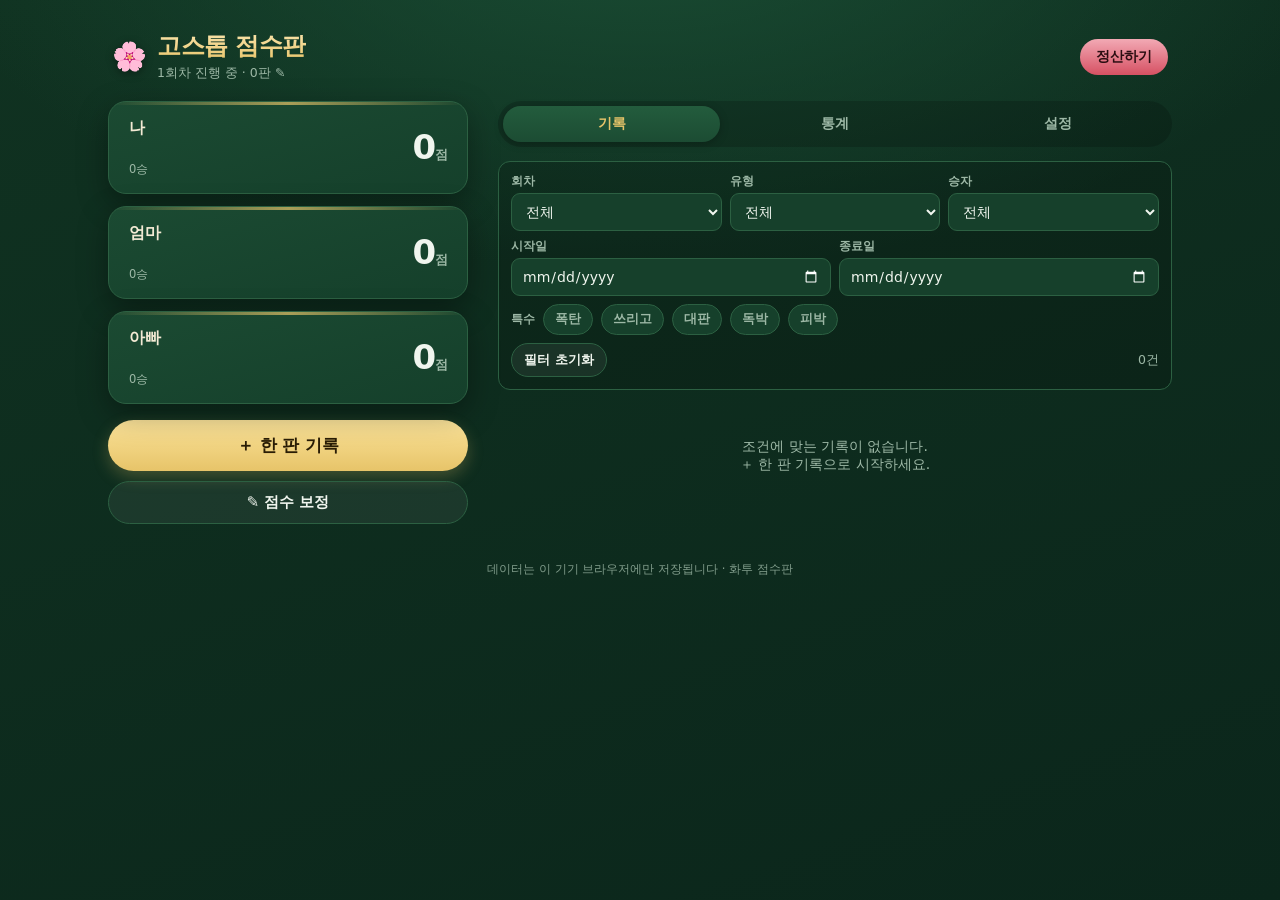
<file: index.html>
<!DOCTYPE html>
<html lang="ko">
<head>
  <meta charset="UTF-8" />
  <meta name="viewport" content="width=device-width, initial-scale=1.0, maximum-scale=1.0, user-scalable=no" />
  <meta name="theme-color" content="#0e2b1f" />
  <title>고스톱 점수판</title>
  <link rel="icon" href="data:image/svg+xml,%3Csvg xmlns='http://www.w3.org/2000/svg' viewBox='0 0 100 100'%3E%3Ctext y='.9em' font-size='90'%3E%F0%9F%8C%B8%3C/text%3E%3C/svg%3E" />
  <!-- PWA: 설치형 웹앱 + 오프라인 -->
  <link rel="manifest" href="manifest.webmanifest" />
  <meta name="mobile-web-app-capable" content="yes" />
  <meta name="apple-mobile-web-app-capable" content="yes" />
  <meta name="apple-mobile-web-app-status-bar-style" content="black-translucent" />
  <meta name="apple-mobile-web-app-title" content="고스톱 점수판" />
  <link rel="apple-touch-icon" href="icons/apple-touch-icon.png" />
  <link rel="stylesheet" href="css/styles.css" />
</head>
<body>
  <div class="app">
    <!-- 헤더 -->
    <header class="app-header">
      <div class="brand">
        <span class="brand-mark" aria-hidden="true">🌸</span>
        <div class="brand-text">
          <h1>고스톱 점수판</h1>
          <p class="period-indicator" id="periodIndicator" role="button" tabindex="0" title="회차·판 번호 조정">현재 회차</p>
        </div>
      </div>
      <button class="btn btn-settle" id="btnSettle" type="button">정산하기</button>
    </header>

    <main class="content">
      <div class="side-col">
      <!-- 누적 점수판 -->
      <section class="standings" id="standings" aria-label="현재 누적 점수"></section>

      <!-- 주요 액션 -->
      <div class="primary-actions">
        <button class="btn btn-primary btn-add" id="btnAddGame" type="button">＋ 한 판 기록</button>
        <button class="btn btn-ghost" id="btnAddCorrection" type="button">✎ 점수 보정</button>
      </div>
      </div><!-- /side-col -->

      <div class="main-col">
      <!-- 탭 -->
      <nav class="tabs" id="tabs" role="tablist">
        <button class="tab is-active" data-tab="history" role="tab" type="button">기록</button>
        <button class="tab" data-tab="stats" role="tab" type="button">통계</button>
        <button class="tab" data-tab="settings" role="tab" type="button">설정</button>
      </nav>

      <!-- 기록 탭 -->
      <section class="tab-panel" id="panel-history" role="tabpanel">
        <div class="filter-bar" id="filterBar">
          <div class="filter-row">
            <label class="field">
              <span class="field-label">회차</span>
              <select id="fPeriod"></select>
            </label>
            <label class="field">
              <span class="field-label">유형</span>
              <select id="fType">
                <option value="">전체</option>
                <option value="game">게임</option>
                <option value="correction">보정</option>
                <option value="settlement">정산</option>
              </select>
            </label>
            <label class="field">
              <span class="field-label">승자</span>
              <select id="fWinner">
                <option value="">전체</option>
                <option value="me">나</option>
                <option value="mom">엄마</option>
                <option value="dad">아빠</option>
              </select>
            </label>
          </div>
          <div class="filter-row filter-dates">
            <label class="field">
              <span class="field-label">시작일</span>
              <input type="date" id="fFrom" />
            </label>
            <label class="field">
              <span class="field-label">종료일</span>
              <input type="date" id="fTo" />
            </label>
          </div>
          <div class="filter-row chips-row" id="fSpecials">
            <span class="field-label">특수</span>
            <button class="chip chip-sm" data-special="bomb" type="button">폭탄</button>
            <button class="chip chip-sm" data-special="threeGo" type="button">쓰리고</button>
            <button class="chip chip-sm" data-special="daepan" type="button">대판</button>
            <button class="chip chip-sm" data-special="dokbak" type="button">독박</button>
            <button class="chip chip-sm" data-special="pibak" type="button">피박</button>
          </div>
          <div class="filter-row">
            <button class="btn btn-ghost btn-sm" id="btnClearFilter" type="button">필터 초기화</button>
            <span class="filter-count" id="filterCount"></span>
          </div>
        </div>
        <ul class="record-list" id="recordList"></ul>
      </section>

      <!-- 통계 탭 -->
      <section class="tab-panel hidden" id="panel-stats" role="tabpanel">
        <div class="scope-toggle" id="statScope">
          <button class="seg is-active" data-scope="current" type="button">현재 회차</button>
          <button class="seg" data-scope="all" type="button">통산 전체</button>
          <button class="seg" data-scope="period" type="button">지난 회차</button>
        </div>
        <div id="statPeriodPick" class="hidden">
          <label class="field">
            <span class="field-label">회차 선택</span>
            <select id="statPeriodSelect"></select>
          </label>
        </div>
        <div id="statsBody"></div>
      </section>

      <!-- 설정 탭 -->
      <section class="tab-panel hidden" id="panel-settings" role="tabpanel">
        <div class="card setting-card">
          <h3>점당 금액</h3>
          <p class="muted">정산 시 점수를 금액으로 환산해 보여줍니다. 0이면 점수만 표시합니다.</p>
          <label class="field inline">
            <input type="number" id="perPoint" min="0" step="10" />
            <span>원 / 점</span>
          </label>
        </div>
        <div class="card setting-card">
          <h3>회차 · 판 번호 조정</h3>
          <p class="muted">화면에 표시되는 <b>현재 회차</b>와 <b>판</b> 번호를 실제와 맞춥니다. 점수·기록은 그대로 유지되고 표시 번호만 바뀝니다. (헤더의 회차 표시를 눌러도 됩니다.)</p>
          <button class="btn btn-ghost" id="btnAdjustPeriod" type="button">번호 조정</button>
        </div>
        <div class="card setting-card">
          <h3>데이터 백업 · 복원 · 기기 이전</h3>
          <p class="muted">전체 기록을 파일로 저장하거나, 다른 기기로 옮길 땐 <b>텍스트로 복사</b>해 다른 기기의 <b>붙여넣기로 복원</b>에 붙여넣으세요. 복원하면 현재 데이터를 덮어씁니다.</p>
          <div class="setting-actions">
            <button class="btn btn-ghost" id="btnCopyData" type="button">📋 텍스트로 복사</button>
            <button class="btn btn-ghost" id="btnPasteData" type="button">📥 붙여넣기로 복원</button>
          </div>
          <div class="setting-actions" style="margin-top:8px">
            <button class="btn btn-ghost" id="btnExport" type="button">⬇ 파일로 내보내기</button>
            <button class="btn btn-ghost" id="btnImport" type="button">⬆ 파일에서 가져오기</button>
            <input type="file" id="importFile" accept="application/json,.json" hidden />
          </div>
        </div>
        <div class="card setting-card">
          <h3>정산 이력</h3>
          <div id="settlementHistory"></div>
        </div>
        <div class="card setting-card danger-card">
          <h3>전체 초기화</h3>
          <p class="muted">모든 기록을 삭제합니다. 되돌릴 수 없습니다.</p>
          <button class="btn btn-danger" id="btnReset" type="button">전체 데이터 삭제</button>
        </div>
        <p class="storage-note" id="storageNote"></p>
      </section>
      </div><!-- /main-col -->
    </main>

    <p class="app-foot">데이터는 이 기기 브라우저에만 저장됩니다 · 화투 점수판</p>
  </div>

  <!-- 게임 입력 모달 -->
  <div class="modal-backdrop hidden" id="modalGame">
    <div class="modal" role="dialog" aria-modal="true" aria-labelledby="gameModalTitle">
      <div class="modal-head">
        <h2 id="gameModalTitle">한 판 기록</h2>
        <button class="modal-close" data-close="modalGame" type="button" aria-label="닫기">✕</button>
      </div>
      <div class="modal-body" id="gameModalBody"></div>
    </div>
  </div>

  <!-- 보정 모달 -->
  <div class="modal-backdrop hidden" id="modalCorrection">
    <div class="modal" role="dialog" aria-modal="true" aria-labelledby="corrModalTitle">
      <div class="modal-head">
        <h2 id="corrModalTitle">점수 보정</h2>
        <button class="modal-close" data-close="modalCorrection" type="button" aria-label="닫기">✕</button>
      </div>
      <div class="modal-body" id="corrModalBody"></div>
    </div>
  </div>

  <!-- 정산 모달 -->
  <div class="modal-backdrop hidden" id="modalSettle">
    <div class="modal" role="dialog" aria-modal="true" aria-labelledby="settleModalTitle">
      <div class="modal-head">
        <h2 id="settleModalTitle">정산하기</h2>
        <button class="modal-close" data-close="modalSettle" type="button" aria-label="닫기">✕</button>
      </div>
      <div class="modal-body" id="settleModalBody"></div>
    </div>
  </div>

  <!-- 범용 확인 모달 -->
  <div class="modal-backdrop hidden" id="modalConfirm">
    <div class="modal modal-sm" role="dialog" aria-modal="true">
      <div class="modal-body">
        <p id="confirmText" class="confirm-text"></p>
        <div class="modal-actions">
          <button class="btn btn-ghost" id="confirmCancel" type="button">취소</button>
          <button class="btn btn-danger" id="confirmOk" type="button">확인</button>
        </div>
      </div>
    </div>
  </div>

  <!-- 데이터 텍스트 이전 모달 -->
  <div class="modal-backdrop hidden" id="modalData">
    <div class="modal" role="dialog" aria-modal="true" aria-labelledby="dataModalTitle">
      <div class="modal-head">
        <h2 id="dataModalTitle">데이터</h2>
        <button class="modal-close" data-close="modalData" type="button" aria-label="닫기">✕</button>
      </div>
      <div class="modal-body">
        <p class="muted" id="dataModalDesc"></p>
        <textarea id="dataText" class="data-textarea" spellcheck="false" autocomplete="off"></textarea>
        <div class="errors" id="dataErrors"></div>
        <div class="modal-actions">
          <button class="btn btn-ghost" data-close="modalData" type="button">닫기</button>
          <button class="btn btn-primary" id="dataActionBtn" type="button">확인</button>
        </div>
      </div>
    </div>
  </div>

  <!-- 회차·판 번호 조정 모달 -->
  <div class="modal-backdrop hidden" id="modalPeriodAdjust">
    <div class="modal" role="dialog" aria-modal="true" aria-labelledby="periodAdjustTitle">
      <div class="modal-head">
        <h2 id="periodAdjustTitle">회차 · 판 번호 조정</h2>
        <button class="modal-close" data-close="modalPeriodAdjust" type="button" aria-label="닫기">✕</button>
      </div>
      <div class="modal-body" id="periodAdjustBody"></div>
    </div>
  </div>

  <div class="toast hidden" id="toast" role="status"></div>

  <script src="js/config.js"></script>
  <script src="js/scoring.js"></script>
  <script src="js/store.js"></script>
  <script src="js/records.js"></script>
  <script src="js/ledger.js"></script>
  <script src="js/money.js"></script>
  <script src="js/stats.js"></script>
  <script src="js/backup.js"></script>
  <script src="js/ui.js"></script>
  <script src="js/app.js"></script>
</body>
</html>
</file>
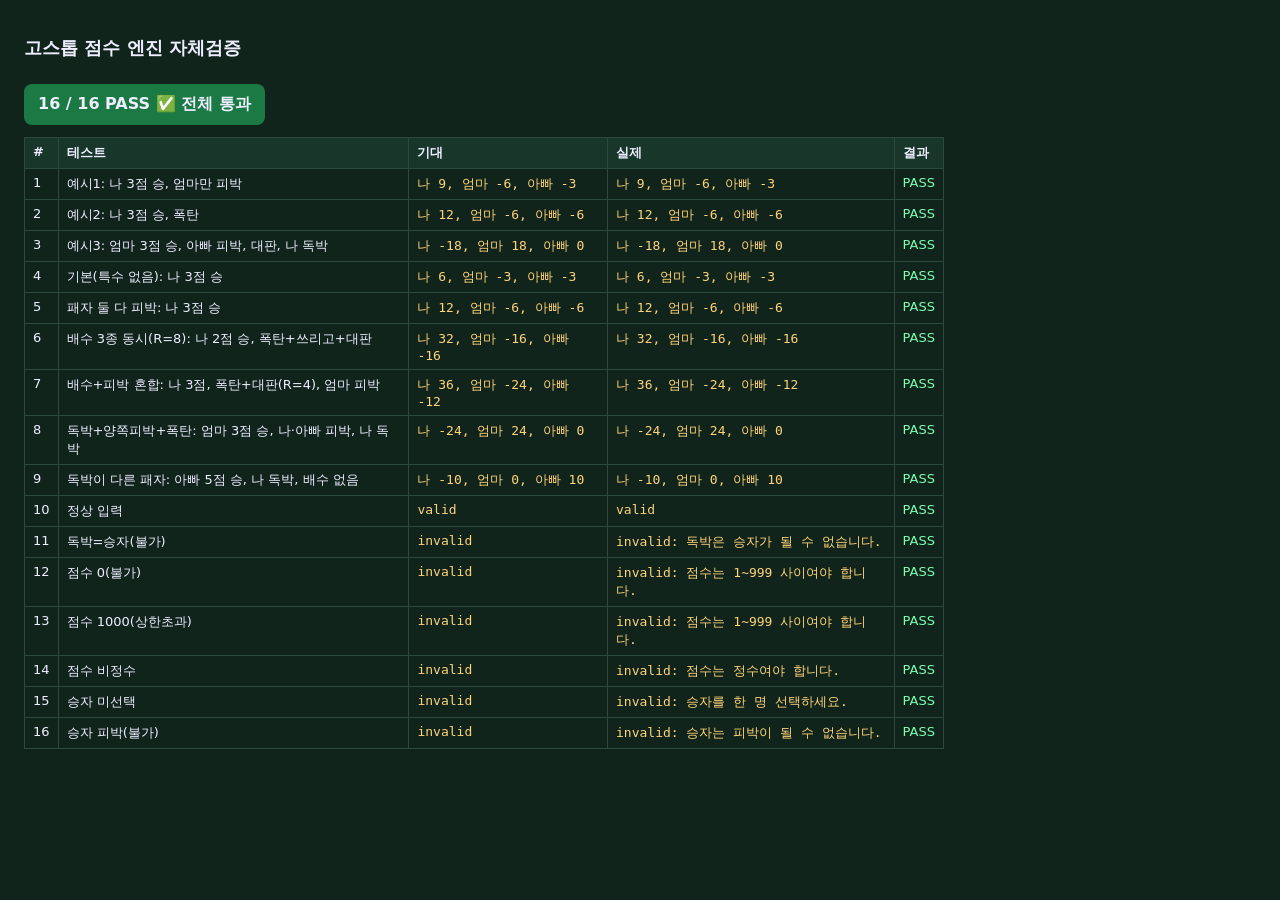
<file: tests/scoring-tests.html>
<!DOCTYPE html>
<html lang="ko">
<head>
  <meta charset="UTF-8" />
  <meta name="viewport" content="width=device-width, initial-scale=1.0" />
  <title>고스톱 점수 엔진 테스트</title>
  <style>
    body { font-family: system-ui, 'Malgun Gothic', sans-serif; background: #11241c; color: #eef; margin: 0; padding: 24px; }
    h1 { font-size: 18px; }
    #summary { font-size: 16px; font-weight: 700; padding: 10px 14px; border-radius: 8px; margin: 12px 0; display: inline-block; }
    .pass-all { background: #1b7a43; }
    .fail-all { background: #a01f2e; }
    table { border-collapse: collapse; width: 100%; max-width: 920px; font-size: 13px; }
    th, td { border: 1px solid #2c4a3c; padding: 6px 8px; text-align: left; vertical-align: top; }
    th { background: #18372a; }
    .ok { color: #7CFFB0; }
    .bad { color: #ff8a96; font-weight: 700; }
    code { color: #ffd479; }
  </style>
</head>
<body>
  <h1>고스톱 점수 엔진 자체검증</h1>
  <div id="summary">실행 중…</div>
  <table id="results">
    <thead><tr><th>#</th><th>테스트</th><th>기대</th><th>실제</th><th>결과</th></tr></thead>
    <tbody></tbody>
  </table>

  <script src="../js/config.js"></script>
  <script src="../js/scoring.js"></script>
  <script>
    (function () {
      const S = GS.scoring;
      const tests = [];
      function eqDeltas(a, b) {
        return ['me', 'mom', 'dad'].every((k) => (a[k] | 0) === (b[k] | 0));
      }
      function fmt(d) { return `나 ${d.me}, 엄마 ${d.mom}, 아빠 ${d.dad}`; }

      // 델타 검증 테스트
      function tDelta(name, round, expected) {
        tests.push(function () {
          const actual = S.computeDeltas(round);
          const sumZero = (actual.me + actual.mom + actual.dad) === 0;
          const pass = eqDeltas(actual, expected) && sumZero;
          return { name, expected: fmt(expected), actual: fmt(actual) + (sumZero ? '' : ' (합≠0!)'), pass };
        });
      }
      // 검증(validate) 테스트
      function tValid(name, round, shouldBeOk) {
        tests.push(function () {
          const r = S.validateGameInput(round);
          const pass = r.ok === shouldBeOk;
          return { name, expected: shouldBeOk ? 'valid' : 'invalid', actual: r.ok ? 'valid' : 'invalid: ' + r.errors.join(' / '), pass };
        });
      }

      // === 사용자가 준 예시 3개 ===
      tDelta('예시1: 나 3점 승, 엄마만 피박', { winner: 'me', base: 3, pibak: { mom: true } }, { me: 9, mom: -6, dad: -3 });
      tDelta('예시2: 나 3점 승, 폭탄', { winner: 'me', base: 3, bomb: true }, { me: 12, mom: -6, dad: -6 });
      tDelta('예시3: 엄마 3점 승, 아빠 피박, 대판, 나 독박', { winner: 'mom', base: 3, pibak: { dad: true }, daepan: true, dokbak: 'me' }, { me: -18, mom: 18, dad: 0 });

      // === 엣지케이스 ===
      tDelta('기본(특수 없음): 나 3점 승', { winner: 'me', base: 3 }, { me: 6, mom: -3, dad: -3 });
      tDelta('패자 둘 다 피박: 나 3점 승', { winner: 'me', base: 3, pibak: { mom: true, dad: true } }, { me: 12, mom: -6, dad: -6 });
      tDelta('배수 3종 동시(R=8): 나 2점 승, 폭탄+쓰리고+대판', { winner: 'me', base: 2, bomb: true, threeGo: true, daepan: true }, { me: 32, mom: -16, dad: -16 });
      tDelta('배수+피박 혼합: 나 3점, 폭탄+대판(R=4), 엄마 피박', { winner: 'me', base: 3, bomb: true, daepan: true, pibak: { mom: true } }, { me: 36, mom: -24, dad: -12 });
      tDelta('독박+양쪽피박+폭탄: 엄마 3점 승, 나·아빠 피박, 나 독박', { winner: 'mom', base: 3, bomb: true, pibak: { me: true, dad: true }, dokbak: 'me' }, { me: -24, mom: 24, dad: 0 });
      tDelta('독박이 다른 패자: 아빠 5점 승, 나 독박, 배수 없음', { winner: 'dad', base: 5, dokbak: 'me' }, { me: -10, mom: 0, dad: 10 });

      // === 유효성 검증 ===
      tValid('정상 입력', { winner: 'me', base: 3 }, true);
      tValid('독박=승자(불가)', { winner: 'me', base: 3, dokbak: 'me' }, false);
      tValid('점수 0(불가)', { winner: 'me', base: 0 }, false);
      tValid('점수 1000(상한초과)', { winner: 'me', base: 1000 }, false);
      tValid('점수 비정수', { winner: 'me', base: 3.5 }, false);
      tValid('승자 미선택', { base: 3 }, false);
      tValid('승자 피박(불가)', { winner: 'me', base: 3, pibak: { me: true } }, false);

      // 실행 & 렌더
      const tbody = document.querySelector('#results tbody');
      let passCount = 0;
      tests.forEach((t, i) => {
        const r = t();
        if (r.pass) passCount++;
        const tr = document.createElement('tr');
        tr.innerHTML = `<td>${i + 1}</td><td>${r.name}</td><td><code>${r.expected}</code></td><td><code>${r.actual}</code></td>` +
          `<td class="${r.pass ? 'ok' : 'bad'}">${r.pass ? 'PASS' : 'FAIL'}</td>`;
        tbody.appendChild(tr);
        console.log(`[${r.pass ? 'PASS' : 'FAIL'}] ${r.name} => ${r.actual}`);
      });
      const all = passCount === tests.length;
      const sum = document.getElementById('summary');
      sum.textContent = `${passCount} / ${tests.length} PASS ${all ? '✅ 전체 통과' : '❌ 실패 있음'}`;
      sum.className = all ? 'pass-all' : 'fail-all';
      window.__TEST_RESULT__ = { pass: passCount, total: tests.length, allPass: all };
      console.log(`[SUMMARY] ${passCount}/${tests.length} ${all ? 'ALL PASS' : 'HAS FAIL'}`);
    })();
  </script>
</body>
</html>
</file>
<file: css/styles.css>
/* ===== 고스톱 점수판 — 화투 테마 ===== */
:root {
  --felt-0: #0b261b;
  --felt-1: #103221;
  --felt-2: #16402b;
  --panel: #1b4a32;
  --panel-2: #15402b;
  --line: #2c6042;
  --gold: #e7c469;
  --gold-soft: #d8b95a;
  --gold-deep: #b9933b;
  --red: #d65163;
  --red-deep: #b23b4c;
  --cream: #f3ead4;
  --ink: #f0f5ee;
  --muted: #9db8a6;
  --pos: #4cd494;
  --neg: #ff7d8d;
  --shadow: 0 10px 30px rgba(0, 0, 0, 0.35);
  --radius: 18px;
  --radius-sm: 12px;
  font-size: 16px;
  /* 다크 테마: 네이티브 컨트롤(날짜 선택기 글자/플레이스홀더·스크롤바)도 어둡게 렌더 → 펠트 배경에서 가독성 확보 */
  color-scheme: dark;
}

* { box-sizing: border-box; }
.hidden { display: none !important; }

html, body {
  margin: 0;
  padding: 0;
  background:
    radial-gradient(1200px 600px at 50% -10%, #1a4d34 0%, transparent 60%),
    linear-gradient(160deg, var(--felt-1), var(--felt-0));
  color: var(--ink);
  font-family: 'Pretendard', 'Apple SD Gothic Neo', 'Malgun Gothic', system-ui, -apple-system, sans-serif;
  -webkit-font-smoothing: antialiased;
  min-height: 100vh;
  /* 한글 줄바꿈을 글자 단위가 아닌 어절(공백) 단위로. 단, 띄어쓰기 없는 긴 토큰은
     넘치지 않도록 break-word로 비상 줄바꿈 허용. 두 속성 모두 상속되어 전역 적용. */
  word-break: keep-all;
  overflow-wrap: break-word;
}

.app {
  max-width: 560px;
  margin: 0 auto;
  padding: 16px 16px 40px;
  min-height: 100vh;
}

/* ===== 헤더 ===== */
.app-header {
  display: flex;
  align-items: center;
  justify-content: space-between;
  gap: 12px;
  padding: 6px 2px 14px;
}
.brand { display: flex; align-items: center; gap: 10px; }
.brand-mark {
  font-size: 28px;
  filter: drop-shadow(0 2px 4px rgba(0,0,0,.4));
}
.brand-text h1 {
  margin: 0;
  font-size: 21px;
  letter-spacing: -0.02em;
  font-weight: 800;
  background: linear-gradient(180deg, #fbe6b0, var(--gold));
  -webkit-background-clip: text;
  background-clip: text;
  color: transparent;
}
.period-indicator {
  margin: 2px 0 0;
  font-size: 12.5px;
  color: var(--muted);
  cursor: pointer;
  display: inline-block;
  border-bottom: 1px dashed transparent;
}
.period-indicator:hover,
.period-indicator:focus-visible { color: var(--cream); border-bottom-color: var(--line); outline: none; }

/* ===== 버튼 ===== */
.btn {
  border: none;
  border-radius: 999px;
  font-family: inherit;
  font-weight: 700;
  cursor: pointer;
  transition: transform .08s ease, filter .15s ease, background .15s ease;
  font-size: 15px;
  padding: 11px 18px;
  color: #1a130a;
}
.btn:active { transform: scale(0.97); }
.btn-primary {
  background: linear-gradient(180deg, #fbe39a, var(--gold));
  box-shadow: 0 6px 16px rgba(231,196,105,.25);
  color: #2a1d05;
}
.btn-settle {
  background: linear-gradient(180deg, #f2a9b4, var(--red));
  color: #2a0d11;
  padding: 9px 16px;
  font-size: 14px;
}
.btn-ghost {
  background: rgba(255,255,255,0.06);
  color: var(--ink);
  border: 1px solid var(--line);
}
.btn-ghost:hover { background: rgba(255,255,255,0.1); }
.btn-danger {
  background: linear-gradient(180deg, #e06576, var(--red-deep));
  color: #fff;
}
.btn-sm { padding: 7px 12px; font-size: 13px; }
.btn[disabled] { opacity: .45; cursor: not-allowed; }

/* ===== 누적 점수판 ===== */
.standings {
  display: grid;
  grid-template-columns: repeat(3, 1fr);
  gap: 10px;
  margin-bottom: 16px;
}
.player-card {
  position: relative;
  background: linear-gradient(165deg, var(--panel), var(--panel-2));
  border: 1px solid var(--line);
  border-radius: var(--radius);
  padding: 14px 10px 12px;
  text-align: center;
  box-shadow: var(--shadow);
  overflow: hidden;
}
.player-card::before {
  content: '';
  position: absolute; inset: 0 0 auto 0; height: 3px;
  background: linear-gradient(90deg, transparent, var(--gold), transparent);
  opacity: .7;
}
.player-card.leader::before { opacity: 1; height: 4px; }
.player-card .pc-name {
  font-size: 14px; color: var(--cream); font-weight: 700; margin-bottom: 6px;
  display: flex; align-items: center; justify-content: center; gap: 4px;
}
.player-card .crown { font-size: 13px; }
.player-card .pc-score {
  font-size: 30px; font-weight: 850; letter-spacing: -0.03em; line-height: 1.05;
  font-variant-numeric: tabular-nums;
}
.player-card .pc-score.pos { color: var(--pos); }
.player-card .pc-score.neg { color: var(--neg); }
.player-card .pc-score.zero { color: var(--ink); }
.player-card .pc-unit { font-size: 13px; color: var(--muted); font-weight: 600; }
.player-card .pc-money { font-size: 12px; margin-top: 3px; color: var(--gold); font-weight: 700; min-height: 14px; }
.player-card .pc-sub { font-size: 11.5px; color: var(--muted); margin-top: 4px; }

/* ===== 주요 액션 ===== */
.primary-actions {
  display: flex; gap: 10px; margin-bottom: 18px;
}
.btn-add { flex: 1; font-size: 16.5px; padding: 14px; }

/* ===== 탭 ===== */
.tabs {
  display: flex; gap: 6px;
  background: rgba(0,0,0,.18);
  padding: 5px; border-radius: 999px; margin-bottom: 14px;
}
.tab {
  flex: 1; border: none; background: transparent; color: var(--muted);
  font-family: inherit; font-weight: 700; font-size: 14px; padding: 9px;
  border-radius: 999px; cursor: pointer; transition: all .15s ease;
}
.tab.is-active { background: linear-gradient(180deg, #235c3d, #1c4c33); color: var(--gold); box-shadow: 0 2px 8px rgba(0,0,0,.25); }

.tab-panel.hidden { display: none; }

/* ===== 필터 ===== */
.filter-bar {
  background: rgba(0,0,0,.16); border: 1px solid var(--line);
  border-radius: var(--radius-sm); padding: 12px; margin-bottom: 12px;
}
.filter-row { display: flex; gap: 8px; align-items: flex-end; flex-wrap: wrap; margin-bottom: 8px; }
.filter-row:last-child { margin-bottom: 0; }
.field { display: flex; flex-direction: column; gap: 4px; flex: 1; min-width: 92px; }
.field.inline { flex-direction: row; align-items: center; gap: 8px; }
.field-label { font-size: 11.5px; color: var(--muted); font-weight: 600; }
select, input[type=date], input[type=number], input[type=text] {
  background: var(--felt-2); color: var(--ink);
  border: 1px solid var(--line); border-radius: 9px;
  padding: 9px 10px; font-family: inherit; font-size: 14px; width: 100%;
}
input[type=number] { font-variant-numeric: tabular-nums; }
/* 날짜 필터(시작일·종료일): iOS Safari의 네이티브 date 컨트롤은 width:100%를 무시하고
   내부 콘텐츠 폭으로 렌더돼 두 칸이 서로 겹친다. 2열 그리드로 폭을 강제하고,
   appearance 제거 + min-width:0 으로 칸 안에 들어오도록 한다. */
.filter-dates { display: grid; grid-template-columns: 1fr 1fr; gap: 8px; align-items: end; }
.filter-dates .field { min-width: 0; }
input[type=date] {
  -webkit-appearance: none;
  appearance: none;
  min-width: 0;
  min-height: 38px; /* iOS에서 값이 비었을 때 높이가 0으로 줄지 않도록 */
}
.chips-row { align-items: center; }
.chip {
  background: var(--felt-2); border: 1px solid var(--line); color: var(--muted);
  border-radius: 999px; padding: 8px 13px; font-family: inherit; font-weight: 700;
  font-size: 13.5px; cursor: pointer; transition: all .12s ease;
}
.chip.is-on { background: linear-gradient(180deg,#fbe39a,var(--gold)); color: #2a1d05; border-color: var(--gold-deep); }
.chip-sm { padding: 6px 11px; font-size: 12.5px; }
.filter-count { font-size: 12.5px; color: var(--muted); margin-left: auto; align-self: center; }

/* ===== 기록 리스트 ===== */
.record-list { list-style: none; margin: 0; padding: 0; display: flex; flex-direction: column; gap: 9px; }
.record-item {
  background: linear-gradient(165deg, var(--panel), var(--panel-2));
  border: 1px solid var(--line); border-radius: var(--radius-sm);
  padding: 12px 13px; box-shadow: 0 4px 12px rgba(0,0,0,.2);
}
.ri-top { display: flex; justify-content: space-between; align-items: center; gap: 8px; margin-bottom: 7px; }
.ri-title { font-weight: 800; font-size: 15px; display: flex; align-items: center; gap: 7px; }
.ri-time { font-size: 11.5px; color: var(--muted); white-space: nowrap; }
.ri-badge {
  font-size: 11px; font-weight: 800; padding: 2px 8px; border-radius: 999px;
  background: rgba(255,255,255,.08); color: var(--gold);
}
.ri-badge.game { color: var(--gold); }
.ri-badge.correction { color: #8fd0ff; }
.ri-badge.settlement { color: #ffb3bd; background: rgba(214,81,99,.16); }
.ri-deltas { display: grid; grid-template-columns: repeat(3,1fr); gap: 6px; margin: 6px 0; }
.ri-delta { text-align: center; background: rgba(0,0,0,.18); border-radius: 8px; padding: 6px 2px; }
.ri-delta .d-name { font-size: 11px; color: var(--muted); }
.ri-delta .d-val { font-size: 16px; font-weight: 800; font-variant-numeric: tabular-nums; }
.d-val.pos { color: var(--pos); } .d-val.neg { color: var(--neg); } .d-val.zero { color: var(--muted); }
.ri-tags { display: flex; flex-wrap: wrap; gap: 5px; margin-top: 6px; }
.tag { font-size: 11px; font-weight: 700; padding: 2px 8px; border-radius: 6px; background: rgba(231,196,105,.14); color: var(--gold); }
.tag.danger { background: rgba(214,81,99,.18); color: #ffb3bd; }
.ri-meta { font-size: 12px; color: var(--muted); margin-top: 4px; }
.ri-actions { display: flex; gap: 6px; justify-content: flex-end; margin-top: 8px; }
.link-btn { background: none; border: none; color: var(--muted); font-family: inherit; font-size: 12.5px; cursor: pointer; padding: 4px 8px; border-radius: 7px; font-weight: 700; }
.link-btn:hover { color: var(--ink); background: rgba(255,255,255,.06); }
.link-btn.danger:hover { color: #ffb3bd; }
.empty-state { text-align: center; color: var(--muted); padding: 36px 12px; font-size: 14px; }

/* ===== 통계 ===== */
.scope-toggle, .seg-group { display: flex; gap: 5px; background: rgba(0,0,0,.18); padding: 4px; border-radius: 999px; margin-bottom: 12px; }
.seg { flex: 1; border: none; background: transparent; color: var(--muted); font-family: inherit; font-weight: 700; font-size: 13px; padding: 8px; border-radius: 999px; cursor: pointer; }
.seg.is-active { background: linear-gradient(180deg,#235c3d,#1c4c33); color: var(--gold); }
.card {
  background: linear-gradient(165deg, var(--panel), var(--panel-2));
  border: 1px solid var(--line); border-radius: var(--radius-sm);
  padding: 14px; margin-bottom: 12px; box-shadow: 0 4px 12px rgba(0,0,0,.18);
}
.card h3 { margin: 0 0 8px; font-size: 15px; color: var(--cream); }
.stat-grid { display: grid; grid-template-columns: repeat(3,1fr); gap: 8px; }
.stat-player { background: rgba(0,0,0,.18); border-radius: 10px; padding: 10px 8px; text-align: center; }
.stat-player .sp-name { font-size: 13px; font-weight: 700; color: var(--cream); margin-bottom: 4px; }
.stat-player .sp-net { font-size: 22px; font-weight: 850; font-variant-numeric: tabular-nums; }
.stat-player .sp-line { font-size: 11.5px; color: var(--muted); margin-top: 3px; }
.stat-player .sp-money { font-size: 11.5px; color: var(--gold); font-weight: 700; margin-top: 2px; min-height: 14px; }
.kv { display: flex; justify-content: space-between; padding: 6px 0; border-bottom: 1px dashed rgba(255,255,255,.08); font-size: 13.5px; }
.kv:last-child { border-bottom: none; }
.kv .k { color: var(--muted); }
.kv .v { font-weight: 700; }

/* ===== 설정 ===== */
.setting-card h3 { font-size: 15px; }
.muted { color: var(--muted); font-size: 12.5px; margin: 0 0 10px; line-height: 1.5; }
.setting-actions { display: flex; gap: 8px; flex-wrap: wrap; }
.danger-card { border-color: rgba(214,81,99,.4); }
.storage-note { font-size: 12px; color: var(--red); text-align: center; margin-top: 8px; }
.app-foot { text-align: center; font-size: 11.5px; color: var(--muted); margin-top: 20px; opacity: .8; }
#settlementHistory .kv .v { font-variant-numeric: tabular-nums; }

/* ===== 모달 ===== */
.modal-backdrop {
  position: fixed; inset: 0; background: rgba(4,12,8,.66);
  display: flex; align-items: flex-end; justify-content: center; z-index: 50;
  padding: 0; backdrop-filter: blur(2px);
}
.modal-backdrop.hidden { display: none; }
.modal {
  background: linear-gradient(180deg, #1c4631, #163b29);
  width: 100%; max-width: 560px; border-radius: 22px 22px 0 0;
  border: 1px solid var(--line); border-bottom: none;
  max-height: 92vh; overflow-y: auto; box-shadow: 0 -10px 40px rgba(0,0,0,.5);
  animation: slideUp .22s ease;
}
.modal-sm { border-radius: 22px; max-width: 380px; align-self: center; margin: auto; }
@keyframes slideUp { from { transform: translateY(40px); opacity: .6; } to { transform: translateY(0); opacity: 1; } }
.modal-head { display: flex; align-items: center; justify-content: space-between; padding: 16px 18px 6px; position: sticky; top: 0; }
.modal-head h2 { margin: 0; font-size: 18px; color: var(--gold); }
.modal-close { background: rgba(255,255,255,.07); border: none; color: var(--ink); width: 32px; height: 32px; border-radius: 50%; font-size: 15px; cursor: pointer; }
.modal-body { padding: 6px 18px 22px; }

/* 모달 폼 요소 */
.form-section { margin-bottom: 16px; }
.form-section > .sec-label { font-size: 13px; color: var(--cream); font-weight: 700; margin-bottom: 8px; display: block; }
.choice-row { display: grid; grid-template-columns: repeat(3,1fr); gap: 8px; }
.choice {
  background: var(--felt-2); border: 1.5px solid var(--line); color: var(--ink);
  border-radius: 12px; padding: 13px 6px; font-family: inherit; font-weight: 800; font-size: 15px;
  cursor: pointer; transition: all .12s ease;
}
.choice.is-on { background: linear-gradient(180deg,#fbe39a,var(--gold)); color: #2a1d05; border-color: var(--gold-deep); box-shadow: 0 3px 10px rgba(231,196,105,.25); }
.choice.dimmed { opacity: .4; }
.stepper { display: flex; align-items: stretch; gap: 8px; }
.stepper button {
  width: 48px; font-size: 22px; font-weight: 800; background: var(--felt-2);
  border: 1.5px solid var(--line); color: var(--gold); border-radius: 12px; cursor: pointer;
}
.stepper input { text-align: center; font-size: 22px; font-weight: 800; }
.hint { font-size: 12px; color: var(--muted); margin-top: 6px; }
.toggle-row { display: flex; gap: 8px; flex-wrap: wrap; }
.toggle-chip {
  background: var(--felt-2); border: 1.5px solid var(--line); color: var(--muted);
  border-radius: 12px; padding: 11px 14px; font-family: inherit; font-weight: 700; font-size: 14px; cursor: pointer; flex: 1;
  transition: all .12s ease;
}
.toggle-chip.is-on { background: linear-gradient(180deg,#f2a9b4,var(--red)); color: #2a0d11; border-color: var(--red-deep); }
.loser-toggles { display: flex; gap: 8px; }
.loser-toggle { flex: 1; }
.preview {
  background: rgba(0,0,0,.22); border: 1px dashed var(--gold-deep);
  border-radius: 14px; padding: 12px; margin-bottom: 14px;
}
.preview .pv-label { font-size: 12px; color: var(--gold); font-weight: 700; margin-bottom: 8px; text-align: center; }
.preview .pv-grid { display: grid; grid-template-columns: repeat(3,1fr); gap: 8px; }
.preview .pv-cell { text-align: center; }
.preview .pv-name { font-size: 12px; color: var(--muted); }
.preview .pv-val { font-size: 24px; font-weight: 850; font-variant-numeric: tabular-nums; }
.preview .pv-formula { font-size: 11.5px; color: var(--muted); text-align: center; margin-top: 8px; }
.modal-actions { display: flex; gap: 10px; margin-top: 8px; }
.modal-actions .btn { flex: 1; padding: 14px; }
.errors { color: #ffb3bd; font-size: 13px; margin-bottom: 10px; min-height: 0; }
.confirm-text { font-size: 15px; line-height: 1.6; margin: 6px 0 18px; }
.corr-row { display: grid; grid-template-columns: 60px auto 1fr; gap: 10px; align-items: center; margin-bottom: 10px; }
.corr-row .cr-name { font-weight: 800; color: var(--cream); }
/* 부호 토글: 모바일 숫자 키패드엔 −키가 없어(iOS) 이 버튼으로 음/양수를 전환한다. */
.corr-sign {
  min-width: 52px; height: 44px; padding: 0; cursor: pointer;
  background: var(--felt-2); color: var(--ink);
  border: 1px solid var(--line); border-radius: 9px;
  font-family: inherit; font-size: 22px; font-weight: 850; line-height: 1;
  font-variant-numeric: tabular-nums; transition: all .12s ease;
}
.corr-sign.neg { color: #2a0d10; border-color: var(--red-deep); background: linear-gradient(180deg,#e7798a,var(--red)); }

/* 정산 모달 */
.settle-summary { display: grid; grid-template-columns: repeat(3,1fr); gap: 8px; margin: 8px 0 14px; }
.settle-cell { background: rgba(0,0,0,.2); border-radius: 12px; padding: 12px 6px; text-align: center; }
.settle-cell .sc-name { font-size: 13px; color: var(--cream); font-weight: 700; }
.settle-cell .sc-val { font-size: 22px; font-weight: 850; font-variant-numeric: tabular-nums; }
.settle-cell .sc-money { font-size: 12px; color: var(--gold); font-weight: 700; margin-top: 2px; }

/* ===== 토스트 ===== */
.toast {
  position: fixed; left: 50%; bottom: 24px; transform: translateX(-50%);
  background: #243; color: var(--ink); padding: 12px 18px; border-radius: 12px;
  border: 1px solid var(--line); box-shadow: var(--shadow); z-index: 100;
  font-size: 14px; font-weight: 600; max-width: 90%; text-align: center;
  animation: toastIn .2s ease;
}
.toast.hidden { display: none; }
.toast.ok { border-color: var(--pos); }
.toast.err { border-color: var(--red); color: #ffd9de; }
@keyframes toastIn { from { transform: translate(-50%, 12px); opacity: 0; } to { transform: translate(-50%, 0); opacity: 1; } }

/* 데이터 이전 텍스트영역 */
.data-textarea {
  width: 100%; min-height: 170px; resize: vertical;
  background: var(--felt-2); color: var(--ink);
  border: 1px solid var(--line); border-radius: 10px; padding: 10px;
  font-family: ui-monospace, 'Consolas', monospace; font-size: 12px; line-height: 1.45;
  margin-bottom: 8px;
}

/* ===== 반응형 ===== */
/* 모달은 태블릿/데스크톱에서 중앙 배치 */
@media (min-width: 600px) {
  .modal-backdrop { align-items: center; }
  .modal { border-radius: 22px; border-bottom: 1px solid var(--line); }
}

/* 태블릿(아이패드 세로 등): 더 널찍한 1열 */
@media (min-width: 720px) and (max-width: 1023px) {
  .app { max-width: 700px; padding: 22px 24px 48px; }
  .brand-text h1 { font-size: 23px; }
  .player-card { padding: 18px 12px 15px; }
  .player-card .pc-score { font-size: 36px; }
  .btn-add { font-size: 17.5px; padding: 16px; }
  .tab { font-size: 15px; padding: 11px; }
  .record-list { display: grid; grid-template-columns: 1fr 1fr; gap: 10px; }
  .empty-state { grid-column: 1 / -1; }
}

/* 노트북/데스크톱/아이패드 가로: 좌측 점수판 고정 + 우측 콘텐츠 2단 */
@media (min-width: 1024px) {
  .app { max-width: 1120px; padding: 24px 28px 52px; }
  .app-header { padding: 6px 4px 18px; }
  .brand-text h1 { font-size: 24px; }

  .content {
    display: grid;
    grid-template-columns: 360px 1fr;
    gap: 30px;
    align-items: start;
  }
  .side-col { position: sticky; top: 24px; }
  .primary-actions { flex-direction: column; }
  .btn-add { font-size: 17px; }

  /* 사이드바 점수판: 세로 리더보드 형태 */
  .side-col .standings { grid-template-columns: 1fr; gap: 12px; margin-bottom: 16px; }
  .side-col .player-card {
    display: grid;
    grid-template-columns: 1fr auto;
    grid-template-areas: "name score" "money score" "sub score";
    align-items: center; text-align: left; padding: 16px 20px;
  }
  .side-col .player-card .pc-name { grid-area: name; justify-content: flex-start; font-size: 16px; margin-bottom: 2px; }
  .side-col .player-card .pc-score { grid-area: score; align-self: center; font-size: 34px; }
  .side-col .player-card .pc-money { grid-area: money; text-align: left; }
  .side-col .player-card .pc-sub { grid-area: sub; text-align: left; }

  .record-list { display: grid; grid-template-columns: 1fr 1fr; gap: 11px; }
  .empty-state { grid-column: 1 / -1; }
  .stat-grid { gap: 10px; }
}

/* 초대형 화면: 기록을 3열로 */
@media (min-width: 1440px) {
  .app { max-width: 1320px; }
  .content { grid-template-columns: 380px 1fr; }
  .main-col .record-list { grid-template-columns: repeat(3, 1fr); }
}
</file>
